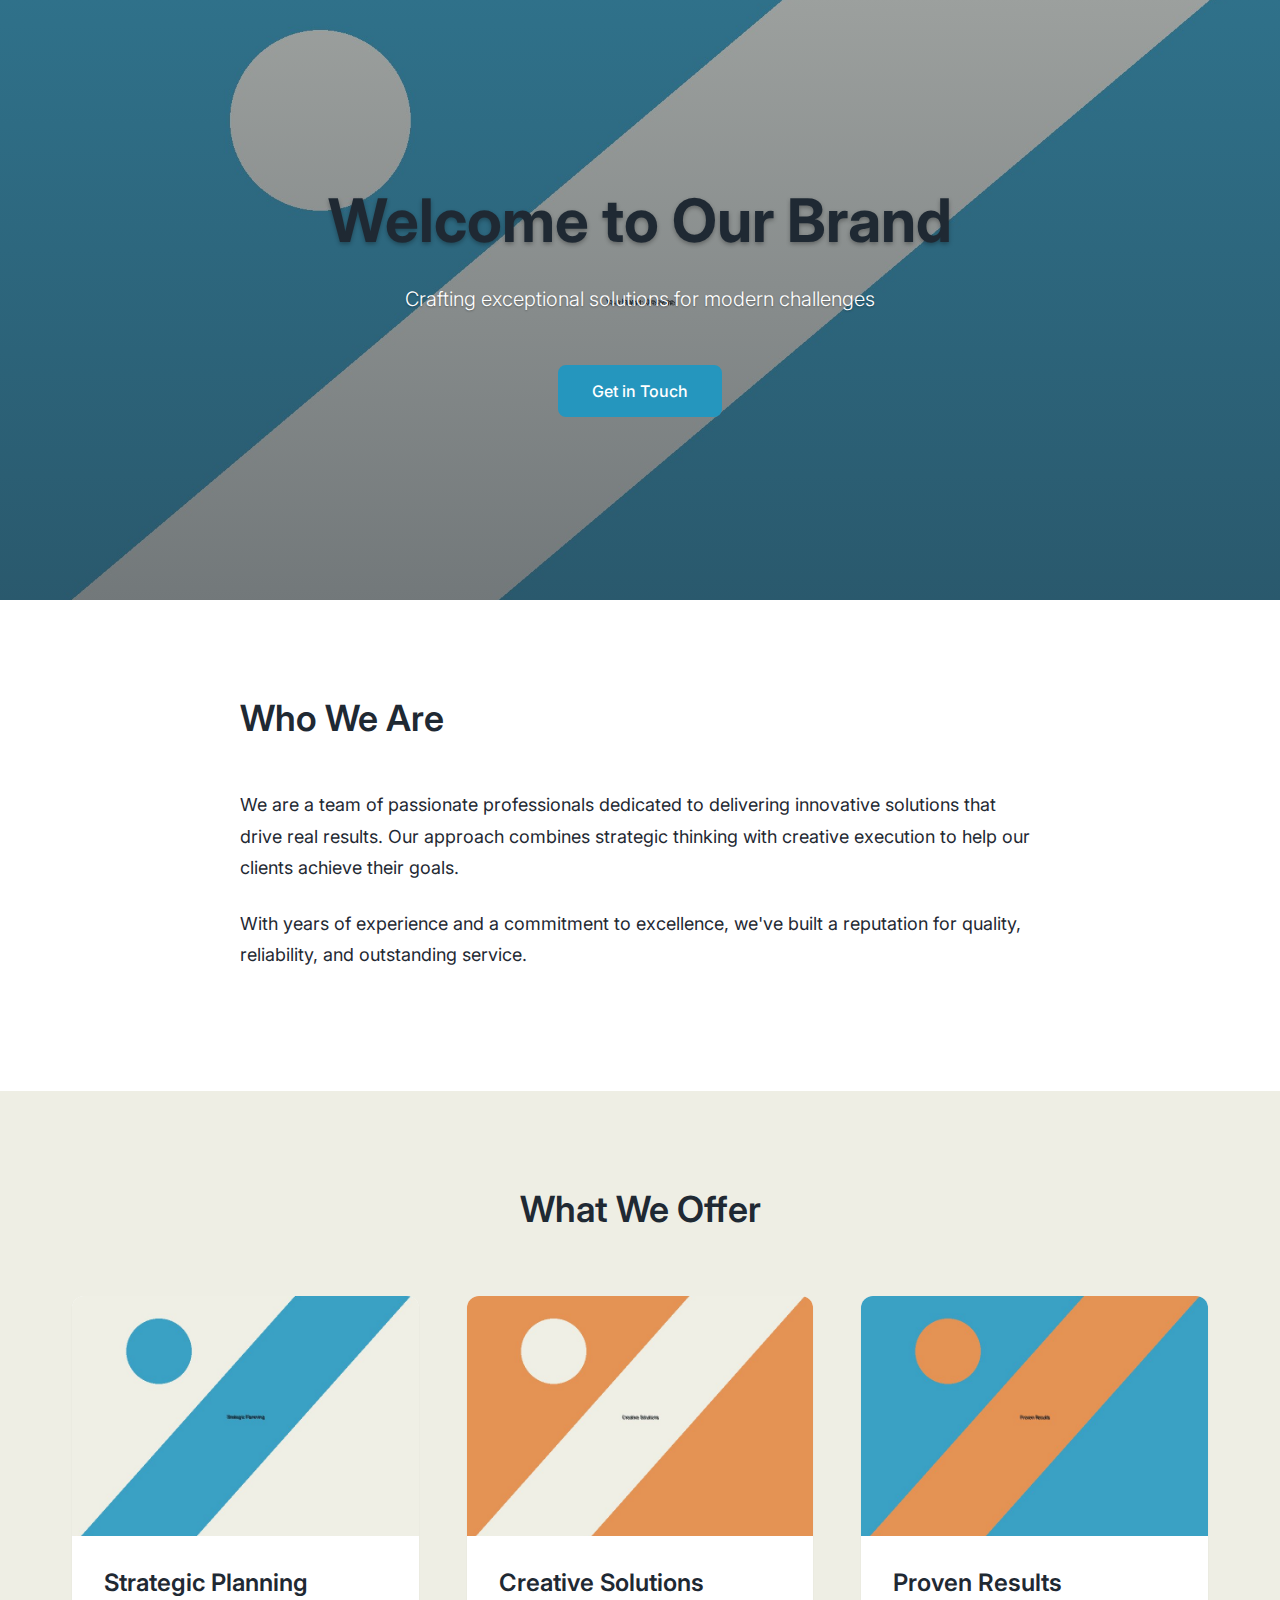
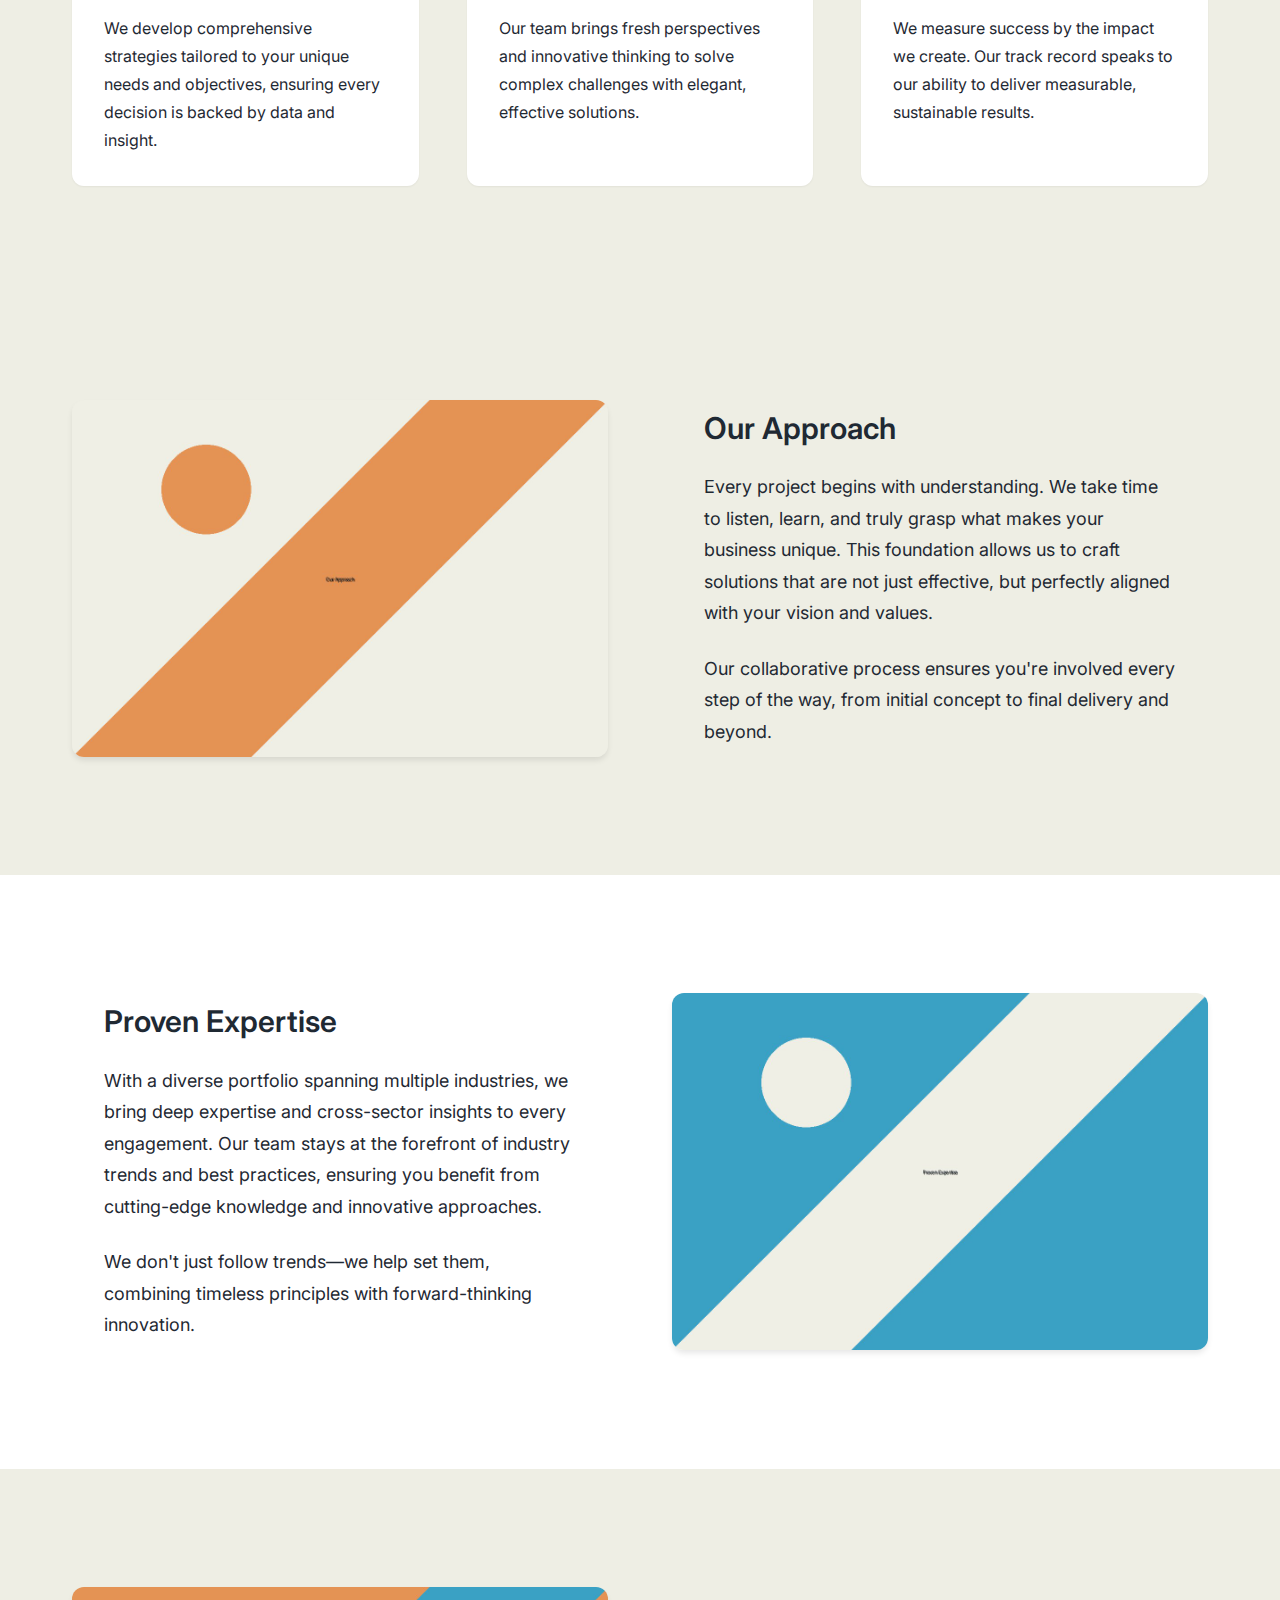
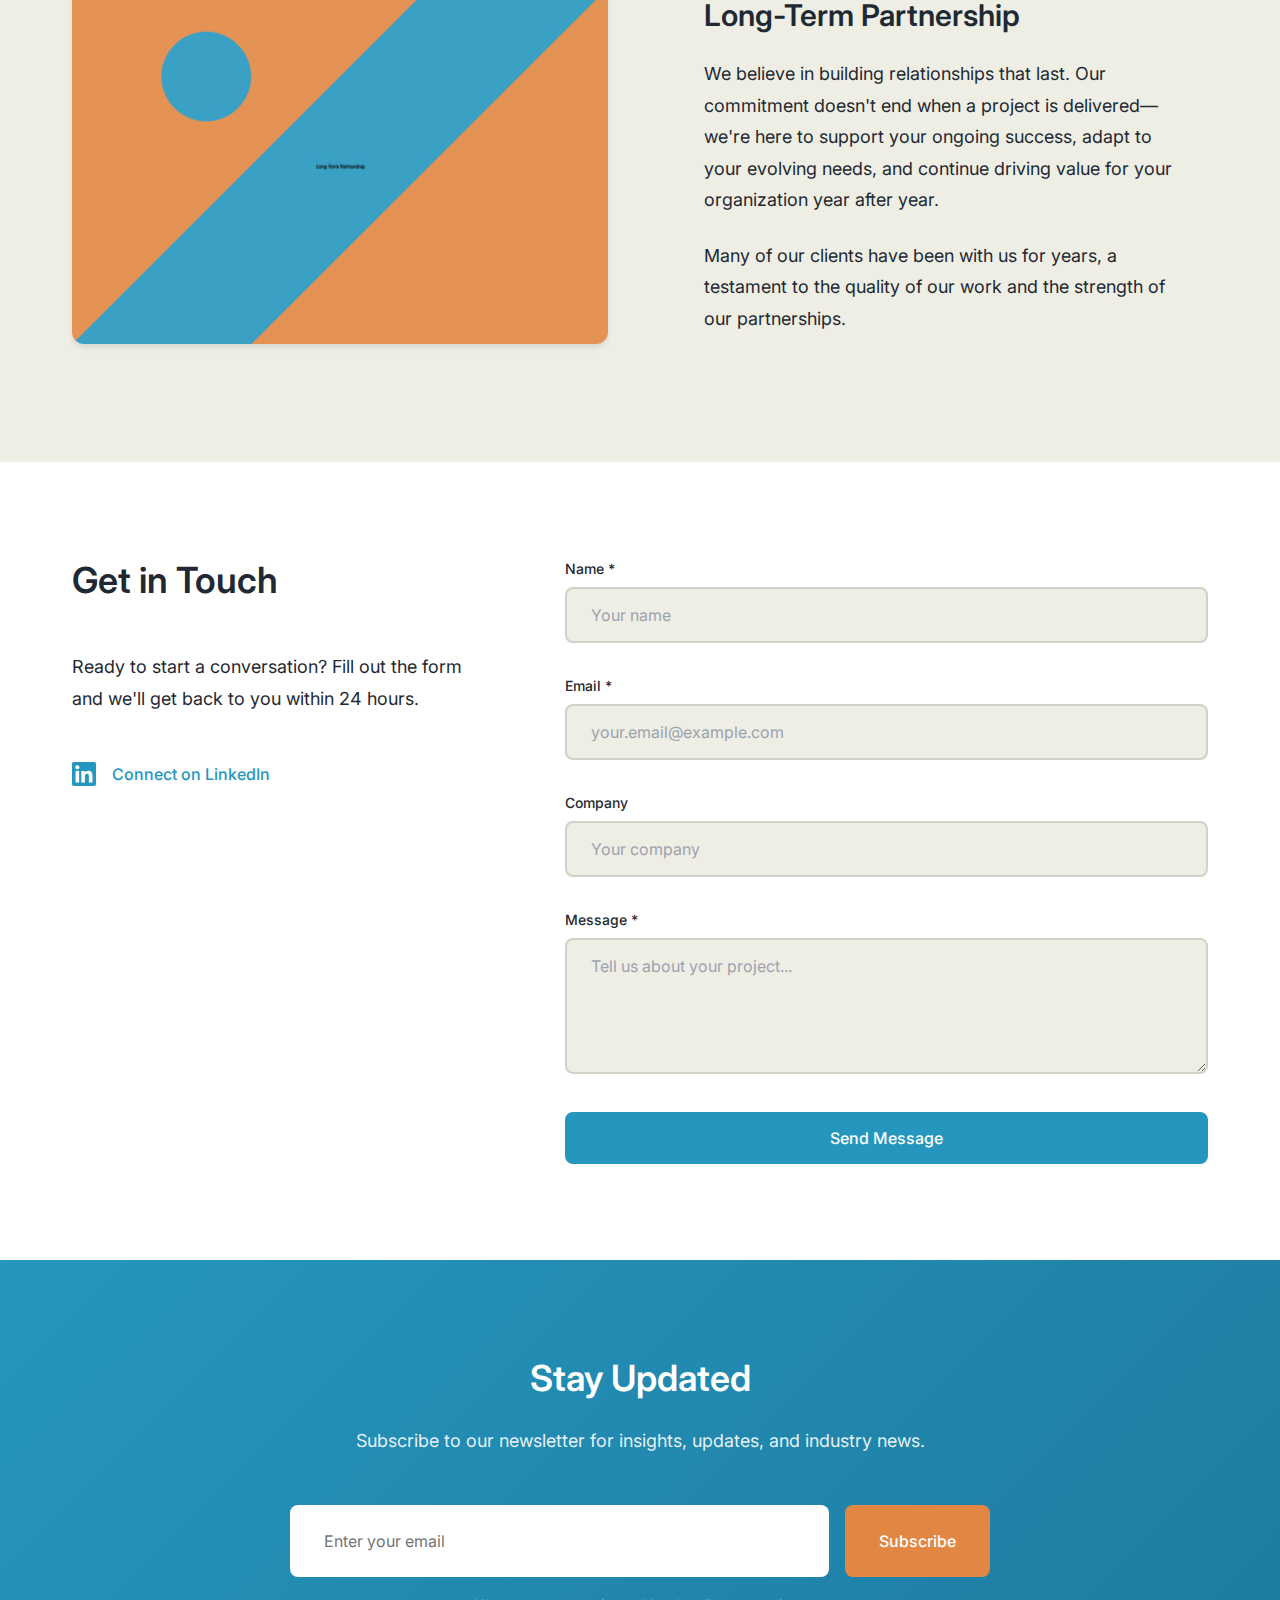
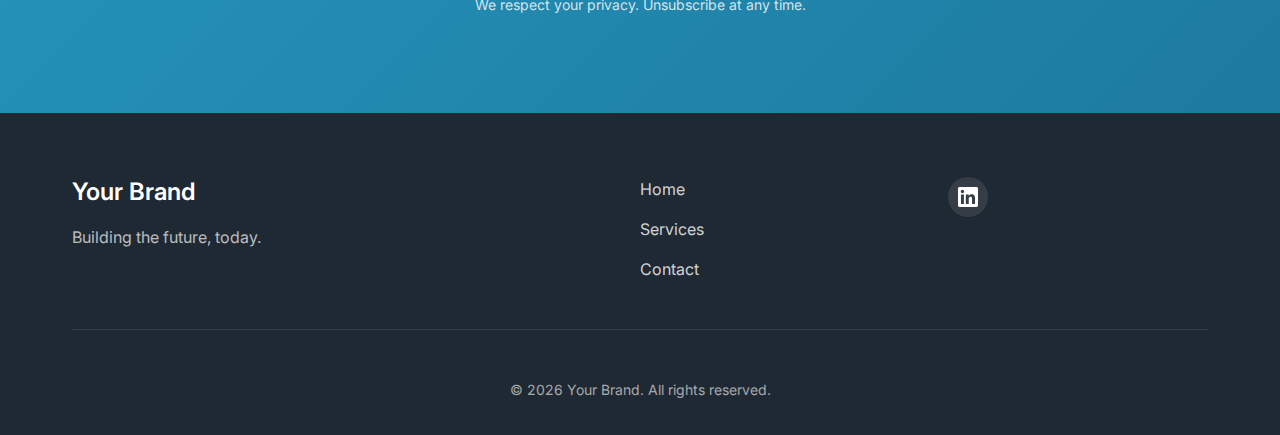
<file: marketing-site/index.html>
<!DOCTYPE html>
<html lang="en">
<head>
    <meta charset="UTF-8">
    <meta name="viewport" content="width=device-width, initial-scale=1.0">
    <meta name="description" content="Your marketing site description">
    <title>Home | Your Brand</title>
    
    <!-- Google Fonts - Inter -->
    <link rel="preconnect" href="https://fonts.googleapis.com">
    <link rel="preconnect" href="https://fonts.gstatic.com" crossorigin>
    <link href="https://fonts.googleapis.com/css2?family=Inter:wght@300;400;500;600;700&display=swap" rel="stylesheet">
    
    <!-- Main Stylesheet -->
    <link rel="stylesheet" href="css/style.css">
</head>
<body>
    
    <!-- ============================================
         HERO SECTION
         Full-width hero image with text overlay
         ============================================ -->
    <section class="hero" id="hero">
        <div class="hero__image">
            <!-- Background image set via CSS or inline style -->
            <img src="images/hero-placeholder.jpg" alt="Hero image" class="hero__bg">
        </div>
        <div class="hero__overlay">
            <div class="hero__content container">
                <h1 class="hero__title">Welcome to Our Brand</h1>
                <p class="hero__subtitle">Crafting exceptional solutions for modern challenges</p>
                <a href="#contact" class="btn btn--primary">Get in Touch</a>
            </div>
        </div>
    </section>

    <!-- ============================================
         INTRODUCTION SECTION
         Copy block with company introduction
         ============================================ -->
    <section class="intro section" id="intro">
        <div class="container">
            <div class="intro__content">
                <h2 class="section__title">Who We Are</h2>
                <p class="intro__text">
                    We are a team of passionate professionals dedicated to delivering innovative 
                    solutions that drive real results. Our approach combines strategic thinking 
                    with creative execution to help our clients achieve their goals.
                </p>
                <p class="intro__text">
                    With years of experience and a commitment to excellence, we've built a 
                    reputation for quality, reliability, and outstanding service.
                </p>
            </div>
        </div>
    </section>

    <!-- ============================================
         THREE COLUMNS SECTION
         Three image and copy blocks at the same level
         ============================================ -->
    <section class="features section" id="features">
        <div class="container">
            <h2 class="section__title text-center">What We Offer</h2>
            
            <div class="features__grid">
                <!-- Feature 1 -->
                <article class="feature-card">
                    <div class="feature-card__image">
                        <img src="images/feature-1-placeholder.jpg" alt="Service 1" loading="lazy">
                    </div>
                    <div class="feature-card__content">
                        <h3 class="feature-card__title">Strategic Planning</h3>
                        <p class="feature-card__text">
                            We develop comprehensive strategies tailored to your unique needs 
                            and objectives, ensuring every decision is backed by data and insight.
                        </p>
                    </div>
                </article>

                <!-- Feature 2 -->
                <article class="feature-card">
                    <div class="feature-card__image">
                        <img src="images/feature-2-placeholder.jpg" alt="Service 2" loading="lazy">
                    </div>
                    <div class="feature-card__content">
                        <h3 class="feature-card__title">Creative Solutions</h3>
                        <p class="feature-card__text">
                            Our team brings fresh perspectives and innovative thinking to solve 
                            complex challenges with elegant, effective solutions.
                        </p>
                    </div>
                </article>

                <!-- Feature 3 -->
                <article class="feature-card">
                    <div class="feature-card__image">
                        <img src="images/feature-3-placeholder.jpg" alt="Service 3" loading="lazy">
                    </div>
                    <div class="feature-card__content">
                        <h3 class="feature-card__title">Proven Results</h3>
                        <p class="feature-card__text">
                            We measure success by the impact we create. Our track record speaks 
                            to our ability to deliver measurable, sustainable results.
                        </p>
                    </div>
                </article>
            </div>
        </div>
    </section>

    <!-- ============================================
         ALTERNATING IMAGE/COPY SECTIONS
         Image, copy block, image, copy block, image, copy block
         ============================================ -->
    
    <!-- Section 1: Image Left, Copy Right -->
    <section class="showcase section" id="showcase-1">
        <div class="container">
            <div class="showcase__grid showcase__grid--reverse">
                <div class="showcase__image">
                    <img src="images/showcase-1-placeholder.jpg" alt="Our approach" loading="lazy">
                </div>
                <div class="showcase__content">
                    <h2 class="showcase__title">Our Approach</h2>
                    <p class="showcase__text">
                        Every project begins with understanding. We take time to listen, learn, 
                        and truly grasp what makes your business unique. This foundation allows 
                        us to craft solutions that are not just effective, but perfectly aligned 
                        with your vision and values.
                    </p>
                    <p class="showcase__text">
                        Our collaborative process ensures you're involved every step of the way, 
                        from initial concept to final delivery and beyond.
                    </p>
                </div>
            </div>
        </div>
    </section>

    <!-- Section 2: Copy Left, Image Right -->
    <section class="showcase section section--alt" id="showcase-2">
        <div class="container">
            <div class="showcase__grid">
                <div class="showcase__content">
                    <h2 class="showcase__title">Proven Expertise</h2>
                    <p class="showcase__text">
                        With a diverse portfolio spanning multiple industries, we bring deep 
                        expertise and cross-sector insights to every engagement. Our team stays 
                        at the forefront of industry trends and best practices, ensuring you 
                        benefit from cutting-edge knowledge and innovative approaches.
                    </p>
                    <p class="showcase__text">
                        We don't just follow trends—we help set them, combining timeless 
                        principles with forward-thinking innovation.
                    </p>
                </div>
                <div class="showcase__image">
                    <img src="images/showcase-2-placeholder.jpg" alt="Our expertise" loading="lazy">
                </div>
            </div>
        </div>
    </section>

    <!-- Section 3: Image Left, Copy Right -->
    <section class="showcase section" id="showcase-3">
        <div class="container">
            <div class="showcase__grid showcase__grid--reverse">
                <div class="showcase__image">
                    <img src="images/showcase-3-placeholder.jpg" alt="Long-term partnership" loading="lazy">
                </div>
                <div class="showcase__content">
                    <h2 class="showcase__title">Long-Term Partnership</h2>
                    <p class="showcase__text">
                        We believe in building relationships that last. Our commitment doesn't 
                        end when a project is delivered—we're here to support your ongoing 
                        success, adapt to your evolving needs, and continue driving value for 
                        your organization year after year.
                    </p>
                    <p class="showcase__text">
                        Many of our clients have been with us for years, a testament to the 
                        quality of our work and the strength of our partnerships.
                    </p>
                </div>
            </div>
        </div>
    </section>

    <!-- ============================================
         CONTACT FORM SECTION
         Email submission form with validation
         ============================================ -->
    <section class="contact section section--alt" id="contact">
        <div class="container">
            <div class="contact__wrapper">
                <div class="contact__info">
                    <h2 class="section__title">Get in Touch</h2>
                    <p class="contact__description">
                        Ready to start a conversation? Fill out the form and we'll get back 
                        to you within 24 hours.
                    </p>
                    
                    <!-- LinkedIn Link -->
                    <div class="contact__social">
                        <a href="https://www.linkedin.com/company/yourcompany" 
                           class="social-link" 
                           target="_blank" 
                           rel="noopener noreferrer"
                           aria-label="Visit our LinkedIn page">
                            <svg class="social-link__icon" width="24" height="24" viewBox="0 0 24 24" fill="none" xmlns="http://www.w3.org/2000/svg">
                                <path d="M20.447 20.452h-3.554v-5.569c0-1.328-.027-3.037-1.852-3.037-1.853 0-2.136 1.445-2.136 2.939v5.667H9.351V9h3.414v1.561h.046c.477-.9 1.637-1.85 3.37-1.85 3.601 0 4.267 2.37 4.267 5.455v6.286zM5.337 7.433c-1.144 0-2.063-.926-2.063-2.065 0-1.138.92-2.063 2.063-2.063 1.14 0 2.064.925 2.064 2.063 0 1.139-.925 2.065-2.064 2.065zm1.782 13.019H3.555V9h3.564v11.452zM22.225 0H1.771C.792 0 0 .774 0 1.729v20.542C0 23.227.792 24 1.771 24h20.451C23.2 24 24 23.227 24 22.271V1.729C24 .774 23.2 0 22.222 0h.003z" fill="currentColor"/>
                            </svg>
                            <span>Connect on LinkedIn</span>
                        </a>
                    </div>
                </div>

                <div class="contact__form-wrapper">
                    <form class="contact-form" id="contactForm" action="/submit-contact" method="POST">
                        <div class="form-group">
                            <label for="name" class="form-label">Name *</label>
                            <input 
                                type="text" 
                                id="name" 
                                name="name" 
                                class="form-input" 
                                required 
                                aria-required="true"
                                placeholder="Your name">
                        </div>

                        <div class="form-group">
                            <label for="email" class="form-label">Email *</label>
                            <input 
                                type="email" 
                                id="email" 
                                name="email" 
                                class="form-input" 
                                required 
                                aria-required="true"
                                placeholder="your.email@example.com">
                        </div>

                        <div class="form-group">
                            <label for="company" class="form-label">Company</label>
                            <input 
                                type="text" 
                                id="company" 
                                name="company" 
                                class="form-input"
                                placeholder="Your company">
                        </div>

                        <div class="form-group">
                            <label for="message" class="form-label">Message *</label>
                            <textarea 
                                id="message" 
                                name="message" 
                                class="form-input form-textarea" 
                                rows="5" 
                                required 
                                aria-required="true"
                                placeholder="Tell us about your project..."></textarea>
                        </div>

                        <button type="submit" class="btn btn--primary btn--block">
                            Send Message
                        </button>
                    </form>
                </div>
            </div>
        </div>
    </section>

    <!-- ============================================
         NEWSLETTER SIGNUP SECTION
         Email capture for newsletter
         ============================================ -->
    <section class="newsletter section" id="newsletter">
        <div class="container">
            <div class="newsletter__content">
                <h2 class="newsletter__title">Stay Updated</h2>
                <p class="newsletter__description">
                    Subscribe to our newsletter for insights, updates, and industry news.
                </p>
                
                <form class="newsletter-form" id="newsletterForm" action="/submit-newsletter" method="POST">
                    <div class="newsletter-form__group">
                        <label for="newsletter-email" class="sr-only">Email address</label>
                        <input 
                            type="email" 
                            id="newsletter-email" 
                            name="email" 
                            class="newsletter-form__input" 
                            placeholder="Enter your email" 
                            required 
                            aria-required="true">
                        <button type="submit" class="btn btn--accent newsletter-form__button">
                            Subscribe
                        </button>
                    </div>
                    <p class="newsletter-form__privacy">
                        We respect your privacy. Unsubscribe at any time.
                    </p>
                </form>
            </div>
        </div>
    </section>

    <!-- ============================================
         FOOTER
         Site footer with links and copyright
         ============================================ -->
    <footer class="footer">
        <div class="container">
            <div class="footer__content">
                <div class="footer__brand">
                    <h3 class="footer__logo">Your Brand</h3>
                    <p class="footer__tagline">Building the future, today.</p>
                </div>
                
                <div class="footer__links">
                    <a href="#hero" class="footer__link">Home</a>
                    <a href="#features" class="footer__link">Services</a>
                    <a href="#contact" class="footer__link">Contact</a>
                </div>

                <div class="footer__social">
                    <a href="https://www.linkedin.com/company/yourcompany" 
                       class="footer__social-link" 
                       target="_blank" 
                       rel="noopener noreferrer"
                       aria-label="LinkedIn">
                        <svg width="20" height="20" viewBox="0 0 24 24" fill="none" xmlns="http://www.w3.org/2000/svg">
                            <path d="M20.447 20.452h-3.554v-5.569c0-1.328-.027-3.037-1.852-3.037-1.853 0-2.136 1.445-2.136 2.939v5.667H9.351V9h3.414v1.561h.046c.477-.9 1.637-1.85 3.37-1.85 3.601 0 4.267 2.37 4.267 5.455v6.286zM5.337 7.433c-1.144 0-2.063-.926-2.063-2.065 0-1.138.92-2.063 2.063-2.063 1.14 0 2.064.925 2.064 2.063 0 1.139-.925 2.065-2.064 2.065zm1.782 13.019H3.555V9h3.564v11.452zM22.225 0H1.771C.792 0 0 .774 0 1.729v20.542C0 23.227.792 24 1.771 24h20.451C23.2 24 24 23.227 24 22.271V1.729C24 .774 23.2 0 22.222 0h.003z" fill="currentColor"/>
                        </svg>
                    </a>
                </div>
            </div>

            <div class="footer__bottom">
                <p class="footer__copyright">
                    &copy; 2026 Your Brand. All rights reserved.
                </p>
            </div>
        </div>
    </footer>

    <!-- ============================================
         SCRIPTS
         Form handling and interactions
         ============================================ -->
    <script src="js/main.js"></script>
</body>
</html>
</file>
<file: marketing-site/css/style.css>
/* ============================================
   MARKETING SITE STYLESHEET
   Semantic, responsive CSS with design tokens
   ============================================ */

/* ============================================
   CSS CUSTOM PROPERTIES (Design Tokens)
   All colors, spacing, typography defined here
   ============================================ */
:root {
    /* Color Palette */
    --color-primary: #2596be;        /* Eastern Blue - CTAs, links */
    --color-accent: #e28743;         /* Burnt Siena - highlights */
    --color-background: #eeeee4;     /* Green White - page background */
    --color-text: #1F2933;           /* Main text color */
    
    /* Derived/Supporting Colors */
    --color-light: #f9f9f7;          /* Light backgrounds */
    --color-mid: #d1d1c8;            /* Borders, dividers */
    --color-dark: #1F2933;           /* Dark text */
    --color-white: #ffffff;          /* Pure white */
    
    /* Color States */
    --color-primary-hover: #1e7a9f;  /* Darker primary for hover */
    --color-accent-hover: #c5733a;   /* Darker accent for hover */
    
    /* Typography */
    --font-primary: 'Inter', -apple-system, BlinkMacSystemFont, 'Segoe UI', sans-serif;
    
    /* Font Sizes */
    --font-size-xs: 0.75rem;         /* 12px */
    --font-size-sm: 0.875rem;        /* 14px */
    --font-size-base: 1rem;          /* 16px */
    --font-size-lg: 1.125rem;        /* 18px */
    --font-size-xl: 1.25rem;         /* 20px */
    --font-size-2xl: 1.5rem;         /* 24px */
    --font-size-3xl: 1.875rem;       /* 30px */
    --font-size-4xl: 2.25rem;        /* 36px */
    --font-size-5xl: 3rem;           /* 48px */
    --font-size-6xl: 3.75rem;        /* 60px */
    
    /* Line Heights */
    --line-height-tight: 1.25;
    --line-height-normal: 1.5;
    --line-height-relaxed: 1.75;
    
    /* Font Weights */
    --font-weight-light: 300;
    --font-weight-normal: 400;
    --font-weight-medium: 500;
    --font-weight-semibold: 600;
    --font-weight-bold: 700;
    
    /* Spacing Scale (8px grid) */
    --space-xs: 0.5rem;              /* 8px */
    --space-sm: 1rem;                /* 16px */
    --space-md: 1.5rem;              /* 24px */
    --space-lg: 2rem;                /* 32px */
    --space-xl: 3rem;                /* 48px */
    --space-2xl: 4rem;               /* 64px */
    --space-3xl: 6rem;               /* 96px */
    --space-4xl: 8rem;               /* 128px */
    
    /* Layout */
    --max-width: 1200px;
    --container-padding: var(--space-lg);
    
    /* Border Radius */
    --radius-sm: 4px;
    --radius-md: 8px;
    --radius-lg: 12px;
    --radius-xl: 16px;
    
    /* Shadows */
    --shadow-sm: 0 1px 2px 0 rgba(0, 0, 0, 0.05);
    --shadow-md: 0 4px 6px -1px rgba(0, 0, 0, 0.1);
    --shadow-lg: 0 10px 15px -3px rgba(0, 0, 0, 0.1);
    --shadow-xl: 0 20px 25px -5px rgba(0, 0, 0, 0.1);
    
    /* Transitions */
    --transition-fast: 150ms ease-in-out;
    --transition-base: 250ms ease-in-out;
    --transition-slow: 350ms ease-in-out;
    
    /* Z-index Scale */
    --z-base: 1;
    --z-dropdown: 10;
    --z-sticky: 100;
    --z-fixed: 1000;
    --z-modal: 10000;
}

/* ============================================
   RESET & BASE STYLES
   Normalize browser defaults
   ============================================ */
*,
*::before,
*::after {
    box-sizing: border-box;
    margin: 0;
    padding: 0;
}

html {
    font-size: 16px;
    scroll-behavior: smooth;
    -webkit-font-smoothing: antialiased;
    -moz-osx-font-smoothing: grayscale;
}

body {
    font-family: var(--font-primary);
    font-size: var(--font-size-base);
    line-height: var(--line-height-normal);
    color: var(--color-text);
    background-color: var(--color-background);
    overflow-x: hidden;
}

/* Typography Base */
h1, h2, h3, h4, h5, h6 {
    font-weight: var(--font-weight-semibold);
    line-height: var(--line-height-tight);
    color: var(--color-dark);
    margin-bottom: var(--space-md);
}

h1 { font-size: var(--font-size-5xl); }
h2 { font-size: var(--font-size-4xl); }
h3 { font-size: var(--font-size-3xl); }
h4 { font-size: var(--font-size-2xl); }
h5 { font-size: var(--font-size-xl); }
h6 { font-size: var(--font-size-lg); }

p {
    margin-bottom: var(--space-md);
    line-height: var(--line-height-relaxed);
}

a {
    color: var(--color-primary);
    text-decoration: none;
    transition: color var(--transition-base);
}

a:hover {
    color: var(--color-primary-hover);
}

img {
    max-width: 100%;
    height: auto;
    display: block;
}

/* Screen reader only content */
.sr-only {
    position: absolute;
    width: 1px;
    height: 1px;
    padding: 0;
    margin: -1px;
    overflow: hidden;
    clip: rect(0, 0, 0, 0);
    white-space: nowrap;
    border-width: 0;
}

/* ============================================
   LAYOUT UTILITIES
   Reusable layout components
   ============================================ */

/* Container - centers content with max-width */
.container {
    width: 100%;
    max-width: var(--max-width);
    margin-left: auto;
    margin-right: auto;
    padding-left: var(--container-padding);
    padding-right: var(--container-padding);
}

/* Section - vertical spacing for major sections */
.section {
    padding-top: var(--space-3xl);
    padding-bottom: var(--space-3xl);
}

/* Alternate section background */
.section--alt {
    background-color: var(--color-white);
}

/* Text alignment utilities */
.text-center {
    text-align: center;
}

/* ============================================
   HERO SECTION
   Full-width hero with image and text overlay
   ============================================ */
.hero {
    position: relative;
    width: 100%;
    min-height: 600px;
    display: flex;
    align-items: center;
    justify-content: center;
    overflow: hidden;
}

/* Hero background image */
.hero__image {
    position: absolute;
    top: 0;
    left: 0;
    width: 100%;
    height: 100%;
    z-index: var(--z-base);
}

.hero__bg {
    width: 100%;
    height: 100%;
    object-fit: cover;
    object-position: center;
}

/* Dark overlay for text readability */
.hero__overlay {
    position: absolute;
    top: 0;
    left: 0;
    width: 100%;
    height: 100%;
    background: linear-gradient(
        to bottom,
        rgba(31, 41, 51, 0.4),
        rgba(31, 41, 51, 0.6)
    );
    z-index: calc(var(--z-base) + 1);
    display: flex;
    align-items: center;
    justify-content: center;
}

/* Hero content positioned above overlay */
.hero__content {
    position: relative;
    z-index: calc(var(--z-base) + 2);
    text-align: center;
    color: var(--color-white);
    padding: var(--space-xl);
}

.hero__title {
    font-size: var(--font-size-6xl);
    font-weight: var(--font-weight-bold);
    margin-bottom: var(--space-md);
    text-shadow: 0 2px 4px rgba(0, 0, 0, 0.3);
}

.hero__subtitle {
    font-size: var(--font-size-xl);
    font-weight: var(--font-weight-light);
    margin-bottom: var(--space-xl);
    max-width: 600px;
    margin-left: auto;
    margin-right: auto;
    text-shadow: 0 1px 2px rgba(0, 0, 0, 0.3);
}

/* ============================================
   BUTTONS
   Reusable button styles
   ============================================ */
.btn {
    display: inline-block;
    padding: var(--space-sm) var(--space-lg);
    font-family: var(--font-primary);
    font-size: var(--font-size-base);
    font-weight: var(--font-weight-medium);
    text-align: center;
    text-decoration: none;
    border: 2px solid transparent;
    border-radius: var(--radius-md);
    cursor: pointer;
    transition: all var(--transition-base);
    line-height: 1;
}

/* Primary button - uses primary color */
.btn--primary {
    background-color: var(--color-primary);
    color: var(--color-white);
    border-color: var(--color-primary);
}

.btn--primary:hover {
    background-color: var(--color-primary-hover);
    border-color: var(--color-primary-hover);
    color: var(--color-white);
    transform: translateY(-2px);
    box-shadow: var(--shadow-md);
}

/* Accent button - uses accent color */
.btn--accent {
    background-color: var(--color-accent);
    color: var(--color-white);
    border-color: var(--color-accent);
}

.btn--accent:hover {
    background-color: var(--color-accent-hover);
    border-color: var(--color-accent-hover);
    color: var(--color-white);
    transform: translateY(-2px);
    box-shadow: var(--shadow-md);
}

/* Full-width button */
.btn--block {
    display: block;
    width: 100%;
}

/* ============================================
   INTRODUCTION SECTION
   Copy block with company introduction
   ============================================ */
.intro {
    background-color: var(--color-white);
}

.intro__content {
    max-width: 800px;
    margin: 0 auto;
}

.intro__text {
    font-size: var(--font-size-lg);
    color: var(--color-text);
    line-height: var(--line-height-relaxed);
}

/* ============================================
   SECTION TITLES
   Consistent heading styles across sections
   ============================================ */
.section__title {
    font-size: var(--font-size-4xl);
    font-weight: var(--font-weight-semibold);
    color: var(--color-dark);
    margin-bottom: var(--space-xl);
}

/* ============================================
   FEATURES SECTION
   Three column layout with image and copy
   ============================================ */
.features {
    background-color: var(--color-background);
}

/* Grid layout for three columns */
.features__grid {
    display: grid;
    grid-template-columns: repeat(auto-fit, minmax(300px, 1fr));
    gap: var(--space-xl);
    margin-top: var(--space-2xl);
}

/* Individual feature card */
.feature-card {
    background-color: var(--color-white);
    border-radius: var(--radius-lg);
    overflow: hidden;
    box-shadow: var(--shadow-sm);
    transition: all var(--transition-base);
}

.feature-card:hover {
    box-shadow: var(--shadow-lg);
    transform: translateY(-4px);
}

.feature-card__image {
    width: 100%;
    height: 240px;
    overflow: hidden;
}

.feature-card__image img {
    width: 100%;
    height: 100%;
    object-fit: cover;
    transition: transform var(--transition-slow);
}

.feature-card:hover .feature-card__image img {
    transform: scale(1.05);
}

.feature-card__content {
    padding: var(--space-lg);
}

.feature-card__title {
    font-size: var(--font-size-2xl);
    font-weight: var(--font-weight-semibold);
    color: var(--color-dark);
    margin-bottom: var(--space-sm);
}

.feature-card__text {
    font-size: var(--font-size-base);
    color: var(--color-text);
    line-height: var(--line-height-relaxed);
    margin-bottom: 0;
}

/* ============================================
   SHOWCASE SECTIONS
   Alternating image and copy blocks
   ============================================ */
.showcase__grid {
    display: grid;
    grid-template-columns: 1fr 1fr;
    gap: var(--space-2xl);
    align-items: center;
}

/* Reverse layout for alternating pattern */
.showcase__grid--reverse {
    grid-template-columns: 1fr 1fr;
}

.showcase__grid--reverse .showcase__image {
    order: 1;
}

.showcase__grid--reverse .showcase__content {
    order: 2;
}

.showcase__image {
    border-radius: var(--radius-lg);
    overflow: hidden;
    box-shadow: var(--shadow-md);
}

.showcase__image img {
    width: 100%;
    height: auto;
    display: block;
}

.showcase__content {
    padding: var(--space-lg);
}

.showcase__title {
    font-size: var(--font-size-3xl);
    font-weight: var(--font-weight-semibold);
    color: var(--color-dark);
    margin-bottom: var(--space-md);
}

.showcase__text {
    font-size: var(--font-size-lg);
    color: var(--color-text);
    line-height: var(--line-height-relaxed);
    margin-bottom: var(--space-md);
}

.showcase__text:last-child {
    margin-bottom: 0;
}

/* ============================================
   CONTACT SECTION
   Contact form and information
   ============================================ */
.contact {
    background-color: var(--color-white);
}

.contact__wrapper {
    display: grid;
    grid-template-columns: 1fr 1.5fr;
    gap: var(--space-2xl);
}

.contact__info {
    padding-right: var(--space-lg);
}

.contact__description {
    font-size: var(--font-size-lg);
    color: var(--color-text);
    line-height: var(--line-height-relaxed);
    margin-bottom: var(--space-xl);
}

/* Social link styling */
.contact__social {
    margin-top: var(--space-xl);
}

.social-link {
    display: inline-flex;
    align-items: center;
    gap: var(--space-sm);
    color: var(--color-primary);
    font-weight: var(--font-weight-medium);
    transition: all var(--transition-base);
}

.social-link:hover {
    color: var(--color-primary-hover);
    transform: translateX(4px);
}

.social-link__icon {
    width: 24px;
    height: 24px;
}

/* ============================================
   FORMS
   Contact form and newsletter form styles
   ============================================ */

/* Form groups */
.form-group {
    margin-bottom: var(--space-lg);
}

.form-label {
    display: block;
    font-size: var(--font-size-sm);
    font-weight: var(--font-weight-medium);
    color: var(--color-dark);
    margin-bottom: var(--space-xs);
}

/* Form inputs */
.form-input {
    width: 100%;
    padding: var(--space-sm) var(--space-md);
    font-family: var(--font-primary);
    font-size: var(--font-size-base);
    color: var(--color-text);
    background-color: var(--color-background);
    border: 2px solid var(--color-mid);
    border-radius: var(--radius-md);
    transition: all var(--transition-base);
}

.form-input:focus {
    outline: none;
    border-color: var(--color-primary);
    box-shadow: 0 0 0 3px rgba(37, 150, 190, 0.1);
}

.form-input::placeholder {
    color: #9ca3af;
}

/* Textarea specific */
.form-textarea {
    resize: vertical;
    min-height: 120px;
}

/* ============================================
   NEWSLETTER SECTION
   Newsletter signup form
   ============================================ */
.newsletter {
    background: linear-gradient(
        135deg,
        var(--color-primary) 0%,
        var(--color-primary-hover) 100%
    );
    color: var(--color-white);
}

.newsletter__content {
    max-width: 700px;
    margin: 0 auto;
    text-align: center;
}

.newsletter__title {
    font-size: var(--font-size-4xl);
    font-weight: var(--font-weight-semibold);
    color: var(--color-white);
    margin-bottom: var(--space-md);
}

.newsletter__description {
    font-size: var(--font-size-lg);
    color: rgba(255, 255, 255, 0.9);
    margin-bottom: var(--space-xl);
}

/* Newsletter form layout */
.newsletter-form__group {
    display: flex;
    gap: var(--space-sm);
    margin-bottom: var(--space-sm);
}

.newsletter-form__input {
    flex: 1;
    padding: var(--space-md) var(--space-lg);
    font-family: var(--font-primary);
    font-size: var(--font-size-base);
    border: 2px solid transparent;
    border-radius: var(--radius-md);
    background-color: var(--color-white);
    color: var(--color-text);
}

.newsletter-form__input:focus {
    outline: none;
    border-color: var(--color-accent);
}

.newsletter-form__button {
    flex-shrink: 0;
    white-space: nowrap;
}

.newsletter-form__privacy {
    font-size: var(--font-size-sm);
    color: rgba(255, 255, 255, 0.8);
    margin: 0;
}

/* ============================================
   FOOTER
   Site footer with links and branding
   ============================================ */
.footer {
    background-color: var(--color-dark);
    color: var(--color-white);
    padding: var(--space-2xl) 0 var(--space-lg);
}

.footer__content {
    display: grid;
    grid-template-columns: 2fr 1fr 1fr;
    gap: var(--space-xl);
    margin-bottom: var(--space-xl);
    padding-bottom: var(--space-xl);
    border-bottom: 1px solid rgba(255, 255, 255, 0.1);
}

.footer__logo {
    font-size: var(--font-size-2xl);
    font-weight: var(--font-weight-semibold);
    color: var(--color-white);
    margin-bottom: var(--space-sm);
}

.footer__tagline {
    font-size: var(--font-size-base);
    color: rgba(255, 255, 255, 0.7);
    margin: 0;
}

/* Footer links */
.footer__links {
    display: flex;
    flex-direction: column;
    gap: var(--space-sm);
}

.footer__link {
    color: rgba(255, 255, 255, 0.8);
    font-size: var(--font-size-base);
    transition: color var(--transition-base);
}

.footer__link:hover {
    color: var(--color-white);
}

/* Footer social links */
.footer__social {
    display: flex;
    gap: var(--space-md);
}

.footer__social-link {
    display: flex;
    align-items: center;
    justify-content: center;
    width: 40px;
    height: 40px;
    background-color: rgba(255, 255, 255, 0.1);
    border-radius: 50%;
    color: var(--color-white);
    transition: all var(--transition-base);
}

.footer__social-link:hover {
    background-color: var(--color-primary);
    transform: translateY(-2px);
}

.footer__bottom {
    text-align: center;
}

.footer__copyright {
    font-size: var(--font-size-sm);
    color: rgba(255, 255, 255, 0.6);
    margin: 0;
}

/* ============================================
   RESPONSIVE DESIGN
   Mobile-first breakpoints
   ============================================ */

/* Tablet: 768px and below */
@media (max-width: 768px) {
    /* Typography adjustments */
    :root {
        --font-size-6xl: 2.5rem;     /* 40px */
        --font-size-5xl: 2rem;       /* 32px */
        --font-size-4xl: 1.75rem;    /* 28px */
        --font-size-3xl: 1.5rem;     /* 24px */
        --container-padding: var(--space-md);
    }

    /* Hero adjustments */
    .hero {
        min-height: 500px;
    }

    .hero__title {
        font-size: var(--font-size-5xl);
    }

    .hero__subtitle {
        font-size: var(--font-size-lg);
    }

    /* Section spacing */
    .section {
        padding-top: var(--space-2xl);
        padding-bottom: var(--space-2xl);
    }

    /* Features grid - stack on mobile */
    .features__grid {
        grid-template-columns: 1fr;
        gap: var(--space-lg);
    }

    /* Showcase - stack image and content */
    .showcase__grid,
    .showcase__grid--reverse {
        grid-template-columns: 1fr;
        gap: var(--space-xl);
    }

    .showcase__grid--reverse .showcase__image,
    .showcase__grid--reverse .showcase__content {
        order: initial;
    }

    /* Contact - stack form and info */
    .contact__wrapper {
        grid-template-columns: 1fr;
        gap: var(--space-xl);
    }

    /* Footer - stack columns */
    .footer__content {
        grid-template-columns: 1fr;
        gap: var(--space-lg);
    }

    .footer__links,
    .footer__social {
        justify-content: center;
        align-items: center;
    }
}

/* Mobile: 480px and below */
@media (max-width: 480px) {
    /* Typography adjustments */
    :root {
        --font-size-6xl: 2rem;       /* 32px */
        --font-size-5xl: 1.75rem;    /* 28px */
        --font-size-4xl: 1.5rem;     /* 24px */
        --space-3xl: 4rem;           /* 64px */
        --space-4xl: 6rem;           /* 96px */
    }

    /* Hero adjustments */
    .hero {
        min-height: 400px;
    }

    /* Newsletter form - stack inputs */
    .newsletter-form__group {
        flex-direction: column;
    }

    .newsletter-form__button {
        width: 100%;
    }

    /* Reduce padding */
    .feature-card__content,
    .showcase__content {
        padding: var(--space-md);
    }
}

/* Large screens: 1440px and above */
@media (min-width: 1440px) {
    :root {
        --max-width: 1400px;
    }

    .hero {
        min-height: 700px;
    }
}

/* ============================================
   PRINT STYLES
   Optimize for printing
   ============================================ */
@media print {
    .hero,
    .newsletter,
    .contact-form,
    .footer__social {
        display: none;
    }

    body {
        background-color: white;
        color: black;
    }

    a {
        color: black;
        text-decoration: underline;
    }
}
</file>
